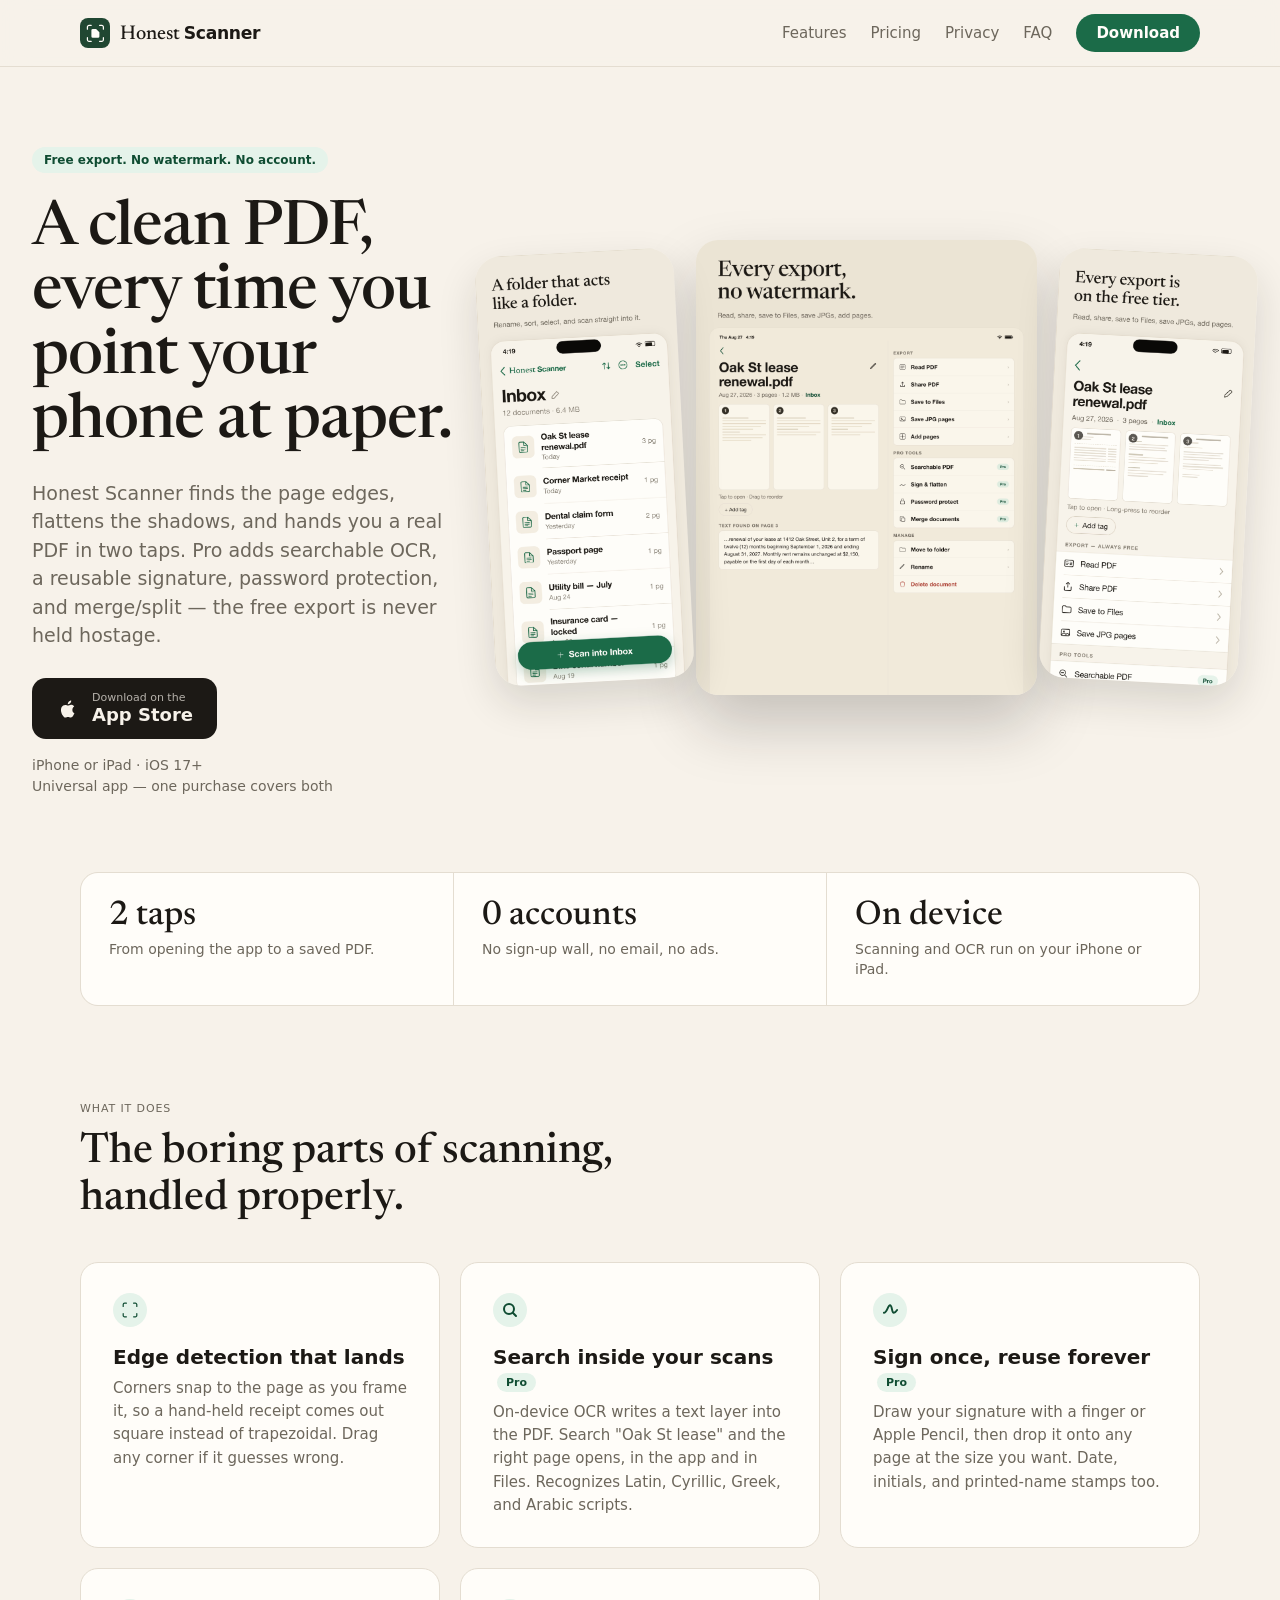
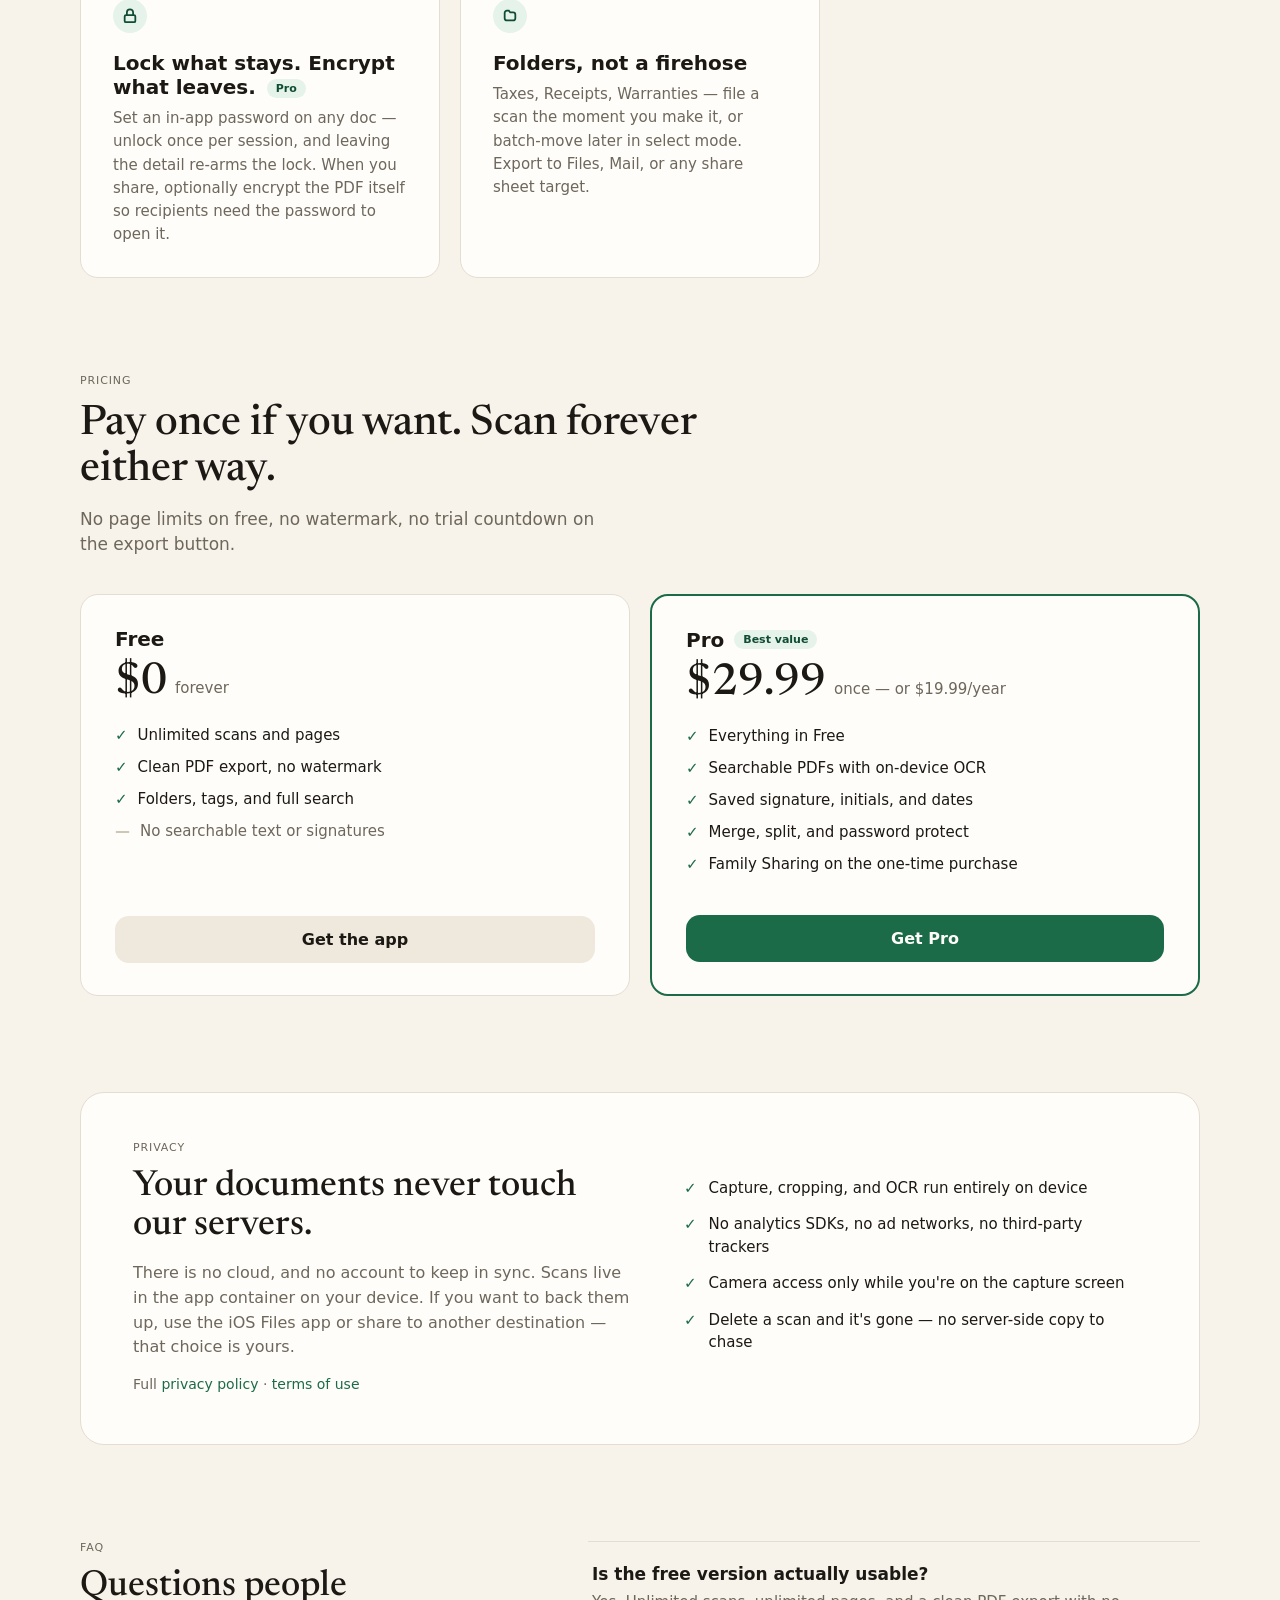
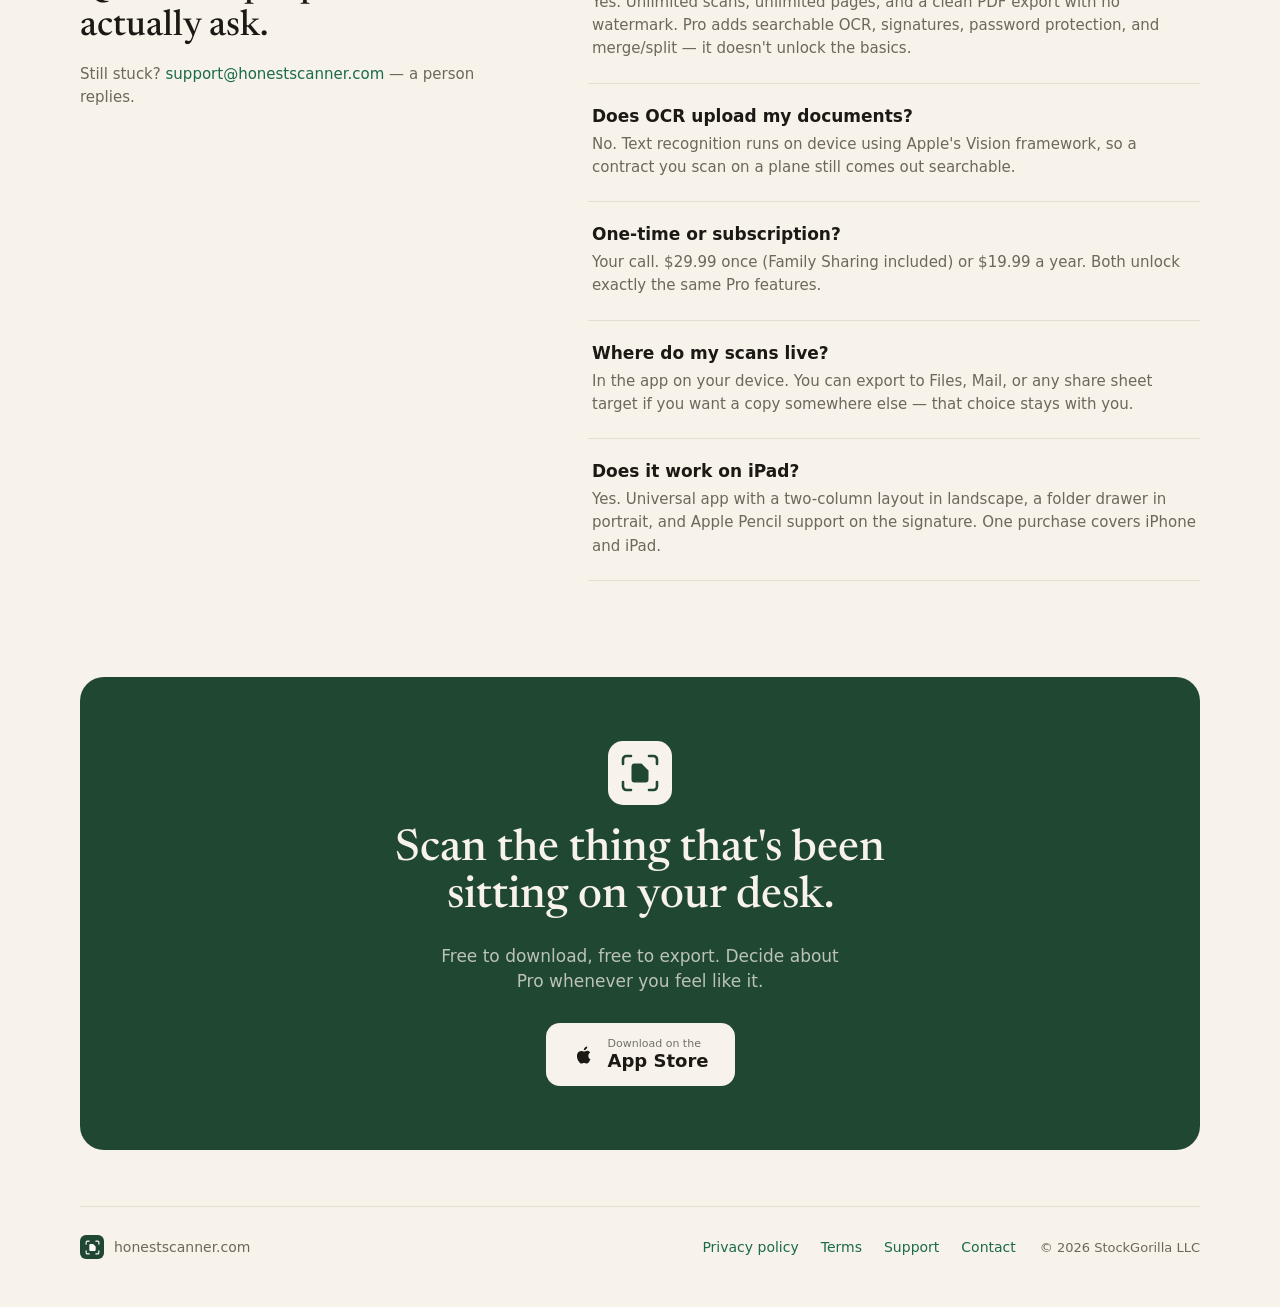
<file: index.html>
<!DOCTYPE html>
<html lang="en">
<head>
<meta charset="utf-8">
<meta name="viewport" content="width=device-width, initial-scale=1">
<meta name="apple-itunes-app" content="app-id=6806141163">
<title>Honest Scanner: PDF & OCR — A clean PDF, every time you point your phone at paper.</title>
<meta name="description" content="Free unlimited scans on iPhone and iPad, no watermark, no account. Pro adds on-device OCR, a reusable signature, password protection, and merge/split for $19.99/year or $29.99 once with Family Sharing.">
<link rel="canonical" href="https://honestscanner.com/">
<meta property="og:title" content="Honest Scanner: PDF & OCR">
<meta property="og:description" content="A clean PDF, every time you point your phone at paper. No watermark, no account, no weekly trap.">
<meta property="og:type" content="website">
<meta property="og:url" content="https://honestscanner.com/">
<meta property="og:image" content="https://honestscanner.com/assets/screenshots/ipad-detail.jpg">
<meta name="twitter:card" content="summary_large_image">
<meta name="twitter:title" content="Honest Scanner: PDF & OCR">
<meta name="twitter:description" content="A clean PDF, every time you point your phone at paper. No watermark, no account, no weekly trap.">
<meta name="twitter:image" content="https://honestscanner.com/assets/screenshots/ipad-detail.jpg">
<link rel="icon" type="image/png" href="/assets/favicon.png">
<link rel="apple-touch-icon" href="/assets/apple-touch-icon.png">
<script type="application/ld+json">
{
  "@context": "https://schema.org",
  "@type": "MobileApplication",
  "name": "Honest Scanner: PDF & OCR",
  "operatingSystem": "iOS",
  "applicationCategory": "BusinessApplication",
  "url": "https://apps.apple.com/us/app/honest-scanner-pdf-ocr/id6806141163",
  "offers": {
    "@type": "Offer",
    "price": "0",
    "priceCurrency": "USD"
  }
}
</script>
<link rel="preconnect" href="https://fonts.googleapis.com">
<link rel="preconnect" href="https://fonts.gstatic.com" crossorigin>
<link href="https://fonts.googleapis.com/css2?family=Newsreader:opsz,wght@6..72,400;6..72,500;6..72,600&display=swap" rel="stylesheet">
<style>
body{margin:0;background:#F7F2EA;-webkit-font-smoothing:antialiased}
a{color:#1B6B48;text-decoration:none;transition:background-color .15s ease,color .15s ease}
a:hover{color:#0F4C32}
.hover-primary:hover{background:#0F4C32!important;color:#FFFDF9!important}
.hover-black:hover{background:#000!important;color:#F7F2EA!important}
.hover-secondary:hover{background:#E4DDD1!important;color:#1C1915!important}
.hover-light:hover{background:#FFFDF9!important;color:#1C1915!important}
</style>
</head>
<body>

<div style="font-family:-apple-system,'SF Pro Text','Helvetica Neue',system-ui,sans-serif;color:#1C1915;background:#F7F2EA;min-height:100vh">

<!-- Nav -->
<div style="position:sticky;top:0;z-index:10;background:rgba(247,242,234,.9);backdrop-filter:blur(14px);border-bottom:1px solid #E4DDD1">
  <div style="max-width:1120px;margin:0 auto;padding:14px 32px;display:flex;align-items:center;gap:28px">
    <a href="#top" style="display:flex;align-items:center;gap:10px;color:#1C1915">
      <div style="width:30px;height:30px;border-radius:8px;background:#204732;display:flex;align-items:center;justify-content:center;flex:none">
        <svg width="18.8" height="18.8" viewBox="0 0 40 40" fill="none"><g stroke="#FFFDF9" stroke-width="2.6" stroke-linecap="round"><path d="M3 11V6.5A3.5 3.5 0 0 1 6.5 3H11"></path><path d="M29 3h4.5A3.5 3.5 0 0 1 37 6.5V11"></path><path d="M37 29v4.5a3.5 3.5 0 0 1-3.5 3.5H29"></path><path d="M11 37H6.5A3.5 3.5 0 0 1 3 33.5V29"></path></g><path d="M11.5 13.5a3 3 0 0 1 3-3h7L28.5 17.5v9a3 3 0 0 1-3 3h-11a3 3 0 0 1-3-3z" fill="#FFFDF9"></path></svg>
      </div>
      <span style="display:flex;align-items:baseline;gap:4.4px">
        <span style="font-family:'Newsreader',Georgia,serif;font-size:20px;font-weight:500;letter-spacing:-.005em">Honest</span>
        <span style="font-size:17.2px;font-weight:700;letter-spacing:-.02em">Scanner</span>
      </span>
    </a>
    <div style="flex:1"></div>
    <div style="display:flex;align-items:center;gap:24px">
      <a href="#features" style="font-size:15px;color:#6D675C">Features</a>
      <a href="#pricing" style="font-size:15px;color:#6D675C">Pricing</a>
      <a href="#privacy" style="font-size:15px;color:#6D675C">Privacy</a>
      <a href="#faq" style="font-size:15px;color:#6D675C">FAQ</a>
      <a href="#download" class="hover-primary" style="background:#1B6B48;color:#FFFDF9;font-size:15px;font-weight:600;padding:10px 20px;border-radius:999px">Download</a>
    </div>
  </div>
</div>

<!-- Hero -->
<div id="top" style="max-width:1240px;margin:0 auto;padding:80px 32px 0;display:flex;flex-wrap:wrap;gap:32px;align-items:center">
  <div style="flex:1 1 360px;min-width:0;display:flex;flex-direction:column;align-items:flex-start;gap:24px">
    <div style="display:flex;align-items:center;gap:8px;background:#E5F3EA;color:#0F4C32;font-size:12px;font-weight:600;padding:6px 12px;border-radius:999px">Free export. No watermark. No account.</div>
    <div style="font-family:'Newsreader',Georgia,serif;font-size:62px;line-height:1.04;font-weight:500;letter-spacing:-.015em;text-wrap:pretty;max-width:560px">A clean PDF, every time you point your phone at paper.</div>
    <div style="font-size:19px;line-height:1.5;color:#6D675C;max-width:480px;text-wrap:pretty">Honest Scanner finds the page edges, flattens the shadows, and hands you a real PDF in two taps. Pro adds searchable OCR, a reusable signature, password protection, and merge/split — the free export is never held hostage.</div>
    <div style="display:flex;flex-wrap:wrap;align-items:center;gap:16px;margin-top:4px">
      <a href="https://apps.apple.com/us/app/honest-scanner-pdf-ocr/id6806141163" class="hover-black" style="display:flex;align-items:center;gap:12px;background:#1C1915;color:#F7F2EA;padding:14px 24px;border-radius:14px">
        <svg width="24" height="24" viewBox="0 0 24 24" fill="#F7F2EA"><path d="M16.4 12.7c0-2.1 1.7-3.1 1.8-3.2-1-1.4-2.5-1.6-3-1.7-1.3-.1-2.5.8-3.2.8-.6 0-1.7-.7-2.8-.7-1.4 0-2.7.8-3.5 2.1-1.5 2.6-.4 6.4 1.1 8.5.7 1 1.5 2.1 2.6 2.1 1 0 1.4-.7 2.7-.7 1.2 0 1.6.7 2.7.6 1.1 0 1.8-1 2.5-2 .8-1.2 1.1-2.3 1.1-2.4-.1 0-2.1-.8-2.1-3.4zM14.3 6.1c.6-.7 1-1.6.9-2.6-.9 0-1.9.6-2.5 1.3-.5.6-1 1.6-.9 2.5 1 .1 2-.5 2.5-1.2z"></path></svg>
        <span style="display:flex;flex-direction:column;line-height:1.15"><span style="font-size:11px;opacity:.7">Download on the</span><span style="font-size:18px;font-weight:600">App Store</span></span>
      </a>
      <div style="font-size:14px;line-height:1.45;color:#6D675C">iPhone or iPad · iOS 17+<br>Universal app — one purchase covers both</div>
    </div>
  </div>

  <div style="flex:2 1 640px;min-width:0;display:flex;justify-content:center;align-items:flex-end;gap:12px;padding-bottom:8px">
    <div style="flex:0 1 210px;border-radius:26px;overflow:hidden;box-shadow:0 18px 40px rgba(28,25,21,.14);transform:rotate(-3deg);align-self:center">
      <img src="/assets/screenshots/inbox.jpg" alt="Honest Scanner inbox with scanned documents" style="display:block;width:100%">
    </div>
    <div style="flex:0 1 360px;border-radius:22px;overflow:hidden;box-shadow:0 30px 60px rgba(28,25,21,.22)">
      <img src="/assets/screenshots/ipad-detail.jpg" alt="Honest Scanner running on iPad with a document open" style="display:block;width:100%">
    </div>
    <div style="flex:0 1 210px;border-radius:26px;overflow:hidden;box-shadow:0 18px 40px rgba(28,25,21,.14);transform:rotate(3deg);align-self:center">
      <img src="/assets/screenshots/exports.jpg" alt="Exporting a document from Honest Scanner" style="display:block;width:100%">
    </div>
  </div>
</div>

<!-- Stat cards -->
<div style="max-width:1120px;margin:0 auto;padding:76px 32px 0">
  <div style="display:grid;grid-template-columns:repeat(auto-fit,minmax(240px,1fr));gap:1px;background:#E4DDD1;border:1px solid #E4DDD1;border-radius:18px;overflow:hidden">
    <div style="background:#FFFDF9;padding:26px 28px">
      <div style="font-family:'Newsreader',Georgia,serif;font-size:34px;font-weight:500">2 taps</div>
      <div style="font-size:14px;color:#6D675C;margin-top:6px;line-height:1.45">From opening the app to a saved PDF.</div>
    </div>
    <div style="background:#FFFDF9;padding:26px 28px">
      <div style="font-family:'Newsreader',Georgia,serif;font-size:34px;font-weight:500">0 accounts</div>
      <div style="font-size:14px;color:#6D675C;margin-top:6px;line-height:1.45">No sign-up wall, no email, no ads.</div>
    </div>
    <div style="background:#FFFDF9;padding:26px 28px">
      <div style="font-family:'Newsreader',Georgia,serif;font-size:34px;font-weight:500">On device</div>
      <div style="font-size:14px;color:#6D675C;margin-top:6px;line-height:1.45">Scanning and OCR run on your iPhone or iPad.</div>
    </div>
  </div>
</div>

<!-- Features -->
<div id="features" style="max-width:1120px;margin:0 auto;padding:96px 32px 0">
  <div style="font-size:11px;letter-spacing:0.08em;text-transform:uppercase;color:#6D675C">What it does</div>
  <div style="font-family:'Newsreader',Georgia,serif;font-size:42px;line-height:1.1;font-weight:500;margin-top:14px;max-width:620px;text-wrap:pretty">The boring parts of scanning, handled properly.</div>

  <div style="display:grid;grid-template-columns:repeat(auto-fit,minmax(320px,1fr));gap:20px;margin-top:40px">
    <div style="background:#FFFDF9;border:1px solid #E4DDD1;border-radius:18px;padding:30px 32px">
      <div style="width:34px;height:34px;border-radius:999px;background:#E5F3EA;display:flex;align-items:center;justify-content:center">
        <svg width="16" height="16" viewBox="0 0 40 40" fill="none"><g stroke="#0F4C32" stroke-width="3" stroke-linecap="round"><path d="M3 11V6.5A3.5 3.5 0 0 1 6.5 3H11"></path><path d="M29 3h4.5A3.5 3.5 0 0 1 37 6.5V11"></path><path d="M37 29v4.5a3.5 3.5 0 0 1-3.5 3.5H29"></path><path d="M11 37H6.5A3.5 3.5 0 0 1 3 33.5V29"></path></g></svg>
      </div>
      <div style="font-size:20px;font-weight:600;margin-top:18px">Edge detection that lands</div>
      <div style="font-size:15px;line-height:1.55;color:#6D675C;margin-top:8px;text-wrap:pretty">Corners snap to the page as you frame it, so a hand-held receipt comes out square instead of trapezoidal. Drag any corner if it guesses wrong.</div>
    </div>
    <div style="background:#FFFDF9;border:1px solid #E4DDD1;border-radius:18px;padding:30px 32px">
      <div style="width:34px;height:34px;border-radius:999px;background:#E5F3EA;display:flex;align-items:center;justify-content:center">
        <svg width="16" height="16" viewBox="0 0 16 16" fill="none"><circle cx="7" cy="7" r="5" stroke="#0F4C32" stroke-width="2"></circle><path d="M10.8 10.8 14 14" stroke="#0F4C32" stroke-width="2" stroke-linecap="round"></path></svg>
      </div>
      <div style="font-size:20px;font-weight:600;margin-top:18px">Search inside your scans <span style="background:#E5F3EA;color:#0F4C32;font-size:11px;font-weight:600;padding:3px 9px;border-radius:999px;vertical-align:middle;margin-left:4px">Pro</span></div>
      <div style="font-size:15px;line-height:1.55;color:#6D675C;margin-top:8px;text-wrap:pretty">On-device OCR writes a text layer into the PDF. Search "Oak St lease" and the right page opens, in the app and in Files. Recognizes Latin, Cyrillic, Greek, and Arabic scripts.</div>
    </div>
    <div style="background:#FFFDF9;border:1px solid #E4DDD1;border-radius:18px;padding:30px 32px">
      <div style="width:34px;height:34px;border-radius:999px;background:#E5F3EA;display:flex;align-items:center;justify-content:center">
        <svg width="17" height="17" viewBox="0 0 18 18" fill="none"><path d="M2 12.5c3.5 0 4-8 6.5-8s1.5 8 4 8c1.5 0 2.5-1.5 3.5-3" stroke="#0F4C32" stroke-width="2" stroke-linecap="round"></path></svg>
      </div>
      <div style="font-size:20px;font-weight:600;margin-top:18px">Sign once, reuse forever <span style="background:#E5F3EA;color:#0F4C32;font-size:11px;font-weight:600;padding:3px 9px;border-radius:999px;vertical-align:middle;margin-left:4px">Pro</span></div>
      <div style="font-size:15px;line-height:1.55;color:#6D675C;margin-top:8px;text-wrap:pretty">Draw your signature with a finger or Apple Pencil, then drop it onto any page at the size you want. Date, initials, and printed-name stamps too.</div>
    </div>
    <div style="background:#FFFDF9;border:1px solid #E4DDD1;border-radius:18px;padding:30px 32px">
      <div style="width:34px;height:34px;border-radius:999px;background:#E5F3EA;display:flex;align-items:center;justify-content:center">
        <svg width="16" height="16" viewBox="0 0 18 18" fill="none"><rect x="3" y="8" width="12" height="8" rx="1.5" stroke="#0F4C32" stroke-width="2"></rect><path d="M5.5 8V5a3.5 3.5 0 0 1 7 0v3" stroke="#0F4C32" stroke-width="2" stroke-linecap="round"></path></svg>
      </div>
      <div style="font-size:20px;font-weight:600;margin-top:18px">Lock what stays. Encrypt what leaves. <span style="background:#E5F3EA;color:#0F4C32;font-size:11px;font-weight:600;padding:3px 9px;border-radius:999px;vertical-align:middle;margin-left:4px">Pro</span></div>
      <div style="font-size:15px;line-height:1.55;color:#6D675C;margin-top:8px;text-wrap:pretty">Set an in-app password on any doc — unlock once per session, and leaving the detail re-arms the lock. When you share, optionally encrypt the PDF itself so recipients need the password to open it.</div>
    </div>
    <div style="background:#FFFDF9;border:1px solid #E4DDD1;border-radius:18px;padding:30px 32px">
      <div style="width:34px;height:34px;border-radius:999px;background:#E5F3EA;display:flex;align-items:center;justify-content:center">
        <svg width="16" height="16" viewBox="0 0 18 18" fill="none"><path d="M3 5.5A2.5 2.5 0 0 1 5.5 3h2.2l1.6 2H12.5A2.5 2.5 0 0 1 15 7.5v4A2.5 2.5 0 0 1 12.5 14h-7A2.5 2.5 0 0 1 3 11.5z" stroke="#0F4C32" stroke-width="2"></path></svg>
      </div>
      <div style="font-size:20px;font-weight:600;margin-top:18px">Folders, not a firehose</div>
      <div style="font-size:15px;line-height:1.55;color:#6D675C;margin-top:8px;text-wrap:pretty">Taxes, Receipts, Warranties — file a scan the moment you make it, or batch-move later in select mode. Export to Files, Mail, or any share sheet target.</div>
    </div>
  </div>
</div>

<!-- Pricing -->
<div id="pricing" style="max-width:1120px;margin:0 auto;padding:96px 32px 0">
  <div style="font-size:11px;letter-spacing:0.08em;text-transform:uppercase;color:#6D675C">Pricing</div>
  <div style="font-family:'Newsreader',Georgia,serif;font-size:42px;line-height:1.1;font-weight:500;margin-top:14px;max-width:620px;text-wrap:pretty">Pay once if you want. Scan forever either way.</div>
  <div style="font-size:17px;line-height:1.5;color:#6D675C;margin-top:14px;max-width:520px;text-wrap:pretty">No page limits on free, no watermark, no trial countdown on the export button.</div>

  <div style="display:grid;grid-template-columns:repeat(auto-fit,minmax(320px,1fr));gap:20px;margin-top:36px">
    <div style="background:#FFFDF9;border:1px solid #E4DDD1;border-radius:18px;padding:32px 34px;display:flex;flex-direction:column;gap:20px">
      <div>
        <div style="font-size:20px;font-weight:600">Free</div>
        <div style="display:flex;align-items:baseline;gap:8px;margin-top:10px"><span style="font-family:'Newsreader',Georgia,serif;font-size:44px;font-weight:500">$0</span><span style="font-size:15px;color:#6D675C">forever</span></div>
      </div>
      <div style="display:flex;flex-direction:column;gap:11px">
        <div style="display:flex;gap:10px;font-size:15px;line-height:1.4"><span style="color:#1B6B48;font-weight:700">✓</span>Unlimited scans and pages</div>
        <div style="display:flex;gap:10px;font-size:15px;line-height:1.4"><span style="color:#1B6B48;font-weight:700">✓</span>Clean PDF export, no watermark</div>
        <div style="display:flex;gap:10px;font-size:15px;line-height:1.4"><span style="color:#1B6B48;font-weight:700">✓</span>Folders, tags, and full search</div>
        <div style="display:flex;gap:10px;font-size:15px;line-height:1.4;color:#6D675C"><span style="color:#CFC7B6;font-weight:700">—</span>No searchable text or signatures</div>
      </div>
      <div style="flex:1"></div>
      <a href="https://apps.apple.com/us/app/honest-scanner-pdf-ocr/id6806141163" class="hover-secondary" style="background:#EFE8DC;color:#1C1915;font-size:16px;font-weight:600;padding:14px;border-radius:14px;text-align:center">Get the app</a>
    </div>

    <div style="background:#FFFDF9;border:2px solid #1B6B48;border-radius:18px;padding:32px 34px;display:flex;flex-direction:column;gap:20px">
      <div>
        <div style="display:flex;align-items:center;gap:10px"><span style="font-size:20px;font-weight:600">Pro</span><span style="background:#E5F3EA;color:#0F4C32;font-size:11px;font-weight:600;padding:3px 9px;border-radius:999px">Best value</span></div>
        <div style="display:flex;align-items:baseline;gap:8px;margin-top:10px"><span style="font-family:'Newsreader',Georgia,serif;font-size:44px;font-weight:500">$29.99</span><span style="font-size:15px;color:#6D675C">once — or $19.99/year</span></div>
      </div>
      <div style="display:flex;flex-direction:column;gap:11px">
        <div style="display:flex;gap:10px;font-size:15px;line-height:1.4"><span style="color:#1B6B48;font-weight:700">✓</span>Everything in Free</div>
        <div style="display:flex;gap:10px;font-size:15px;line-height:1.4"><span style="color:#1B6B48;font-weight:700">✓</span>Searchable PDFs with on-device OCR</div>
        <div style="display:flex;gap:10px;font-size:15px;line-height:1.4"><span style="color:#1B6B48;font-weight:700">✓</span>Saved signature, initials, and dates</div>
        <div style="display:flex;gap:10px;font-size:15px;line-height:1.4"><span style="color:#1B6B48;font-weight:700">✓</span>Merge, split, and password protect</div>
        <div style="display:flex;gap:10px;font-size:15px;line-height:1.4"><span style="color:#1B6B48;font-weight:700">✓</span>Family Sharing on the one-time purchase</div>
      </div>
      <div style="flex:1"></div>
      <a href="https://apps.apple.com/us/app/honest-scanner-pdf-ocr/id6806141163" class="hover-primary" style="background:#1B6B48;color:#FFFDF9;font-size:16px;font-weight:600;padding:14px;border-radius:14px;text-align:center">Get Pro</a>
    </div>
  </div>
</div>

<!-- Privacy -->
<div id="privacy" style="max-width:1120px;margin:0 auto;padding:96px 32px 0">
  <div style="background:#FFFDF9;border:1px solid #E4DDD1;border-radius:24px;padding:48px 52px;display:flex;flex-wrap:wrap;gap:48px;align-items:flex-start">
    <div style="flex:1 1 380px;min-width:0">
      <div style="font-size:11px;letter-spacing:0.08em;text-transform:uppercase;color:#6D675C">Privacy</div>
      <div style="font-family:'Newsreader',Georgia,serif;font-size:36px;line-height:1.1;font-weight:500;margin-top:14px;text-wrap:pretty">Your documents never touch our servers.</div>
      <div style="font-size:16px;line-height:1.55;color:#6D675C;margin-top:14px;text-wrap:pretty">There is no cloud, and no account to keep in sync. Scans live in the app container on your device. If you want to back them up, use the iOS Files app or share to another destination — that choice is yours.</div>
      <div style="font-size:14px;line-height:1.55;color:#6D675C;margin-top:14px">Full <a href="/privacy/">privacy policy</a> · <a href="/terms/">terms of use</a></div>
    </div>
    <div style="flex:1 1 340px;min-width:0;display:flex;flex-direction:column;gap:14px;padding-top:36px">
      <div style="display:flex;gap:12px;font-size:15px;line-height:1.5"><span style="color:#1B6B48;font-weight:700">✓</span><span>Capture, cropping, and OCR run entirely on device</span></div>
      <div style="display:flex;gap:12px;font-size:15px;line-height:1.5"><span style="color:#1B6B48;font-weight:700">✓</span><span>No analytics SDKs, no ad networks, no third-party trackers</span></div>
      <div style="display:flex;gap:12px;font-size:15px;line-height:1.5"><span style="color:#1B6B48;font-weight:700">✓</span><span>Camera access only while you're on the capture screen</span></div>
      <div style="display:flex;gap:12px;font-size:15px;line-height:1.5"><span style="color:#1B6B48;font-weight:700">✓</span><span>Delete a scan and it's gone — no server-side copy to chase</span></div>
    </div>
  </div>
</div>

<!-- FAQ -->
<div id="faq" style="max-width:1120px;margin:0 auto;padding:96px 32px 0">
  <div style="display:flex;flex-wrap:wrap;gap:56px;align-items:flex-start">
    <div style="flex:1 1 300px;min-width:0">
      <div style="font-size:11px;letter-spacing:0.08em;text-transform:uppercase;color:#6D675C">FAQ</div>
      <div style="font-family:'Newsreader',Georgia,serif;font-size:36px;line-height:1.1;font-weight:500;margin-top:14px;text-wrap:pretty">Questions people actually ask.</div>
      <div style="font-size:15px;line-height:1.55;color:#6D675C;margin-top:16px">Still stuck? <a href="mailto:support@honestscanner.com">support@honestscanner.com</a> — a person replies.</div>
    </div>
    <div style="flex:1 1 460px;min-width:0;display:flex;flex-direction:column;gap:1px;background:#E4DDD1;border-top:1px solid #E4DDD1;border-bottom:1px solid #E4DDD1">
      <div style="background:#F7F2EA;padding:22px 4px">
        <div style="font-size:17px;font-weight:600">Is the free version actually usable?</div>
        <div style="font-size:15px;line-height:1.55;color:#6D675C;margin-top:7px;text-wrap:pretty">Yes. Unlimited scans, unlimited pages, and a clean PDF export with no watermark. Pro adds searchable OCR, signatures, password protection, and merge/split — it doesn't unlock the basics.</div>
      </div>
      <div style="background:#F7F2EA;padding:22px 4px">
        <div style="font-size:17px;font-weight:600">Does OCR upload my documents?</div>
        <div style="font-size:15px;line-height:1.55;color:#6D675C;margin-top:7px;text-wrap:pretty">No. Text recognition runs on device using Apple's Vision framework, so a contract you scan on a plane still comes out searchable.</div>
      </div>
      <div style="background:#F7F2EA;padding:22px 4px">
        <div style="font-size:17px;font-weight:600">One-time or subscription?</div>
        <div style="font-size:15px;line-height:1.55;color:#6D675C;margin-top:7px;text-wrap:pretty">Your call. $29.99 once (Family Sharing included) or $19.99 a year. Both unlock exactly the same Pro features.</div>
      </div>
      <div style="background:#F7F2EA;padding:22px 4px">
        <div style="font-size:17px;font-weight:600">Where do my scans live?</div>
        <div style="font-size:15px;line-height:1.55;color:#6D675C;margin-top:7px;text-wrap:pretty">In the app on your device. You can export to Files, Mail, or any share sheet target if you want a copy somewhere else — that choice stays with you.</div>
      </div>
      <div style="background:#F7F2EA;padding:22px 4px">
        <div style="font-size:17px;font-weight:600">Does it work on iPad?</div>
        <div style="font-size:15px;line-height:1.55;color:#6D675C;margin-top:7px;text-wrap:pretty">Yes. Universal app with a two-column layout in landscape, a folder drawer in portrait, and Apple Pencil support on the signature. One purchase covers iPhone and iPad.</div>
      </div>
    </div>
  </div>
</div>

<!-- Download CTA -->
<div id="download" style="max-width:1120px;margin:0 auto;padding:96px 32px 0">
  <div style="background:#204732;border-radius:24px;padding:64px 56px;text-align:center;display:flex;flex-direction:column;align-items:center;gap:22px">
    <div style="width:64px;height:64px;border-radius:15px;background:#F7F2EA;display:flex;align-items:center;justify-content:center">
      <svg width="40" height="40" viewBox="0 0 40 40" fill="none"><g stroke="#204732" stroke-width="2.6" stroke-linecap="round"><path d="M3 11V6.5A3.5 3.5 0 0 1 6.5 3H11"></path><path d="M29 3h4.5A3.5 3.5 0 0 1 37 6.5V11"></path><path d="M37 29v4.5a3.5 3.5 0 0 1-3.5 3.5H29"></path><path d="M11 37H6.5A3.5 3.5 0 0 1 3 33.5V29"></path></g><path d="M11.5 13.5a3 3 0 0 1 3-3h7L28.5 17.5v9a3 3 0 0 1-3 3h-11a3 3 0 0 1-3-3z" fill="#204732"></path></svg>
    </div>
    <div style="font-family:'Newsreader',Georgia,serif;font-size:44px;line-height:1.08;font-weight:500;color:#F7F2EA;max-width:560px;text-wrap:pretty">Scan the thing that's been sitting on your desk.</div>
    <div style="font-size:17px;line-height:1.5;color:rgba(247,242,234,.72);max-width:420px;text-wrap:pretty">Free to download, free to export. Decide about Pro whenever you feel like it.</div>
    <a href="https://apps.apple.com/us/app/honest-scanner-pdf-ocr/id6806141163" class="hover-light" style="display:inline-flex;align-items:center;gap:12px;background:#F7F2EA;color:#1C1915;padding:15px 26px;border-radius:14px;margin-top:6px">
      <svg width="24" height="24" viewBox="0 0 24 24" fill="#1C1915"><path d="M16.4 12.7c0-2.1 1.7-3.1 1.8-3.2-1-1.4-2.5-1.6-3-1.7-1.3-.1-2.5.8-3.2.8-.6 0-1.7-.7-2.8-.7-1.4 0-2.7.8-3.5 2.1-1.5 2.6-.4 6.4 1.1 8.5.7 1 1.5 2.1 2.6 2.1 1 0 1.4-.7 2.7-.7 1.2 0 1.6.7 2.7.6 1.1 0 1.8-1 2.5-2 .8-1.2 1.1-2.3 1.1-2.4-.1 0-2.1-.8-2.1-3.4zM14.3 6.1c.6-.7 1-1.6.9-2.6-.9 0-1.9.6-2.5 1.3-.5.6-1 1.6-.9 2.5 1 .1 2-.5 2.5-1.2z"></path></svg>
      <span style="display:flex;flex-direction:column;line-height:1.15;text-align:left"><span style="font-size:11px;opacity:.6">Download on the</span><span style="font-size:18px;font-weight:600">App Store</span></span>
    </a>
  </div>
</div>

<!-- Footer -->
<div style="max-width:1120px;margin:0 auto;padding:56px 32px 48px">
  <div style="border-top:1px solid #E4DDD1;padding-top:28px;display:flex;flex-wrap:wrap;gap:24px;align-items:center">
    <div style="display:flex;align-items:center;gap:10px">
      <div style="width:24px;height:24px;border-radius:6px;background:#204732;display:flex;align-items:center;justify-content:center;flex:none">
        <svg width="15" height="15" viewBox="0 0 40 40" fill="none"><g stroke="#FFFDF9" stroke-width="3" stroke-linecap="round"><path d="M3 11V6.5A3.5 3.5 0 0 1 6.5 3H11"></path><path d="M29 3h4.5A3.5 3.5 0 0 1 37 6.5V11"></path><path d="M37 29v4.5a3.5 3.5 0 0 1-3.5 3.5H29"></path><path d="M11 37H6.5A3.5 3.5 0 0 1 3 33.5V29"></path></g><path d="M11.5 13.5a3 3 0 0 1 3-3h7L28.5 17.5v9a3 3 0 0 1-3 3h-11a3 3 0 0 1-3-3z" fill="#FFFDF9"></path></svg>
      </div>
      <span style="font-size:14px;color:#6D675C">honestscanner.com</span>
    </div>
    <div style="flex:1"></div>
    <div style="display:flex;flex-wrap:wrap;gap:22px;font-size:14px">
      <a href="/privacy/">Privacy policy</a>
      <a href="/terms/">Terms</a>
      <a href="/support/">Support</a>
      <a href="mailto:support@honestscanner.com">Contact</a>
    </div>
    <div style="font-size:13px;color:#6D675C">© 2026 StockGorilla LLC</div>
  </div>
</div>

</div>

</body>
</html>
</file>
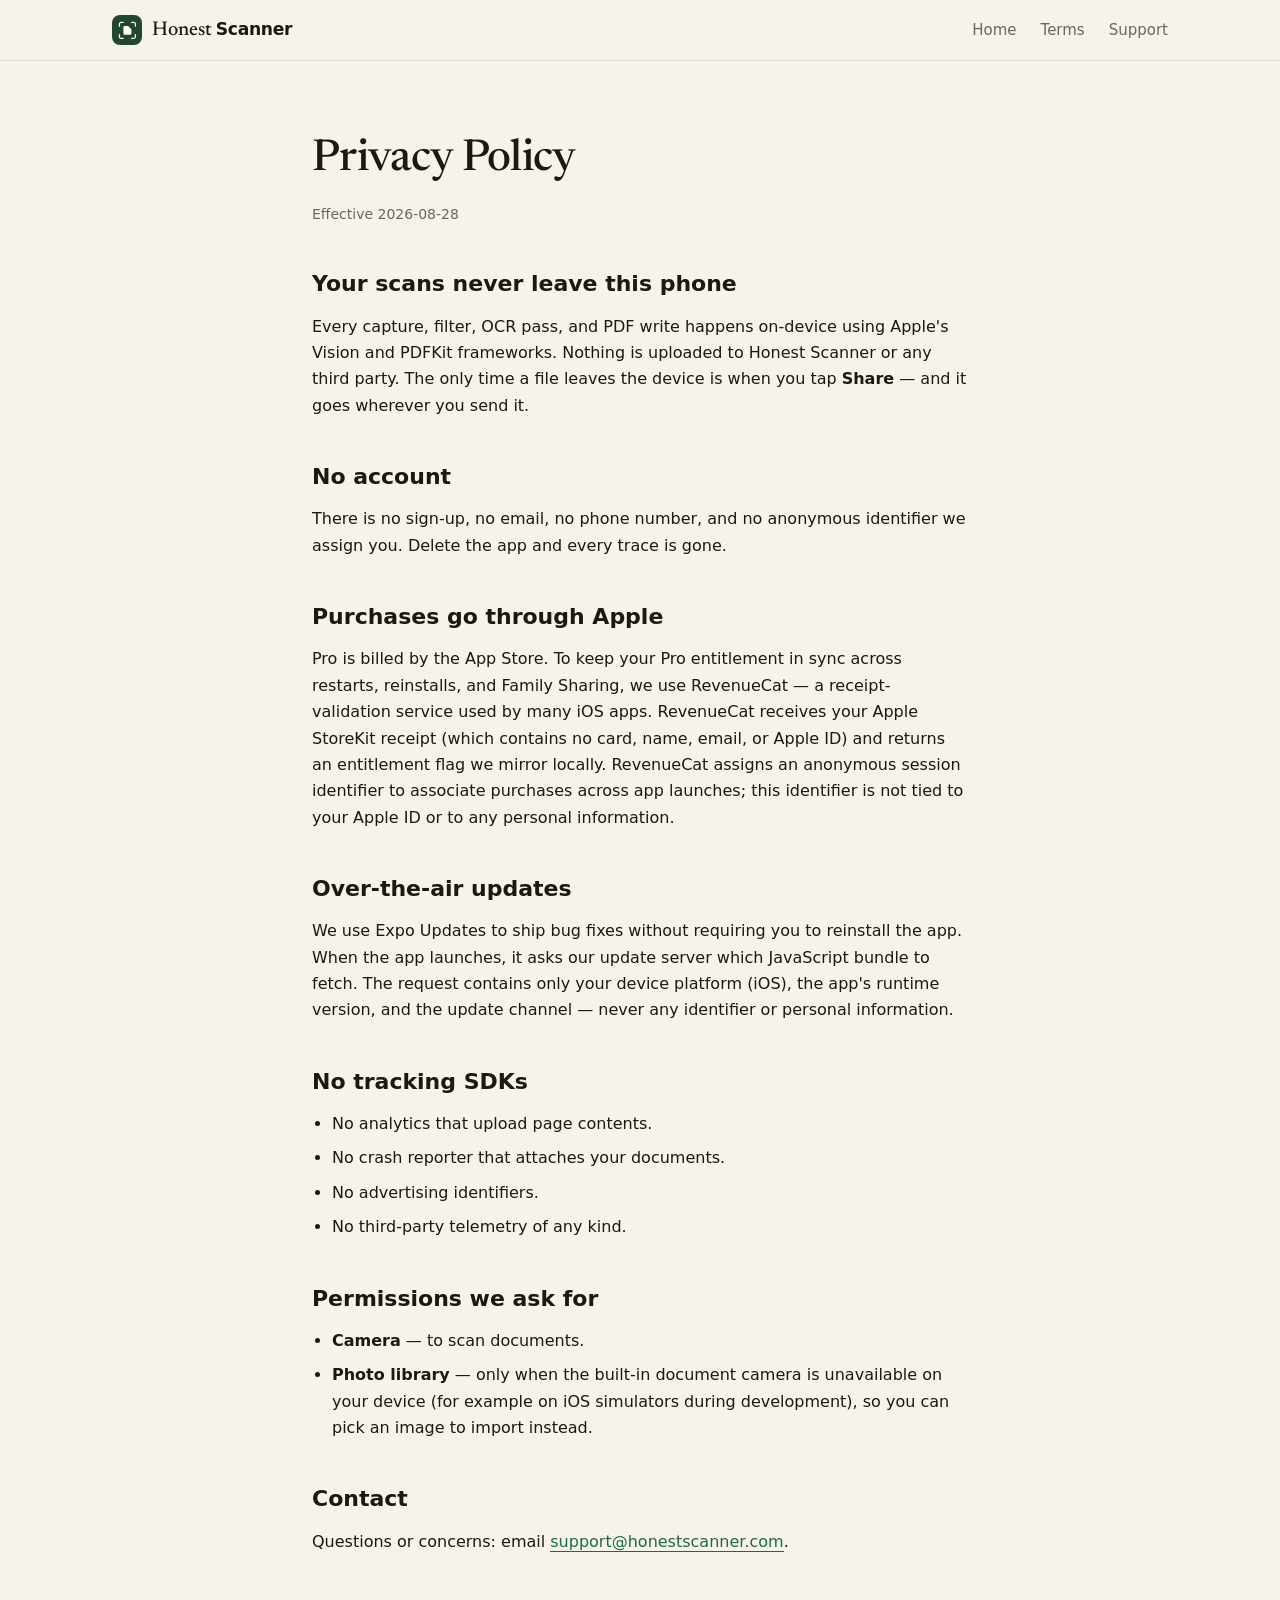
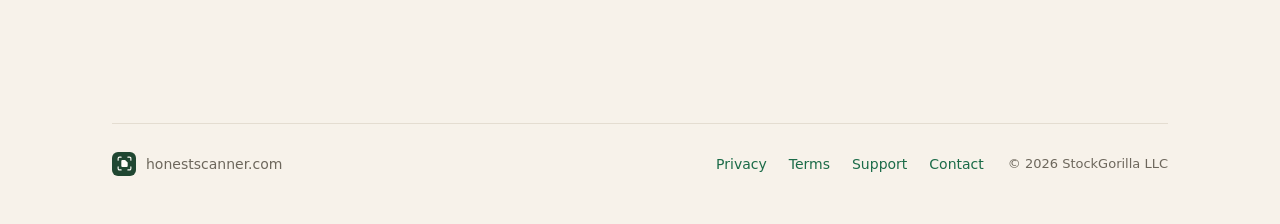
<file: privacy/index.html>
<!DOCTYPE html>
<html lang="en">
<head>
<meta charset="utf-8">
<meta name="viewport" content="width=device-width, initial-scale=1">
<meta name="apple-itunes-app" content="app-id=6806141163">
<title>Privacy Policy · Honest Scanner: PDF & OCR</title>
<meta name="description" content="Your scans never leave the device. No account, no cloud, no tracking.">
<link rel="canonical" href="https://honestscanner.com/privacy/">
<meta property="og:title" content="Privacy Policy · Honest Scanner: PDF & OCR">
<meta property="og:description" content="Your scans never leave the device. No account, no cloud, no tracking.">
<meta property="og:type" content="article">
<meta property="og:url" content="https://honestscanner.com/privacy/">
<meta property="og:image" content="https://honestscanner.com/assets/screenshots/ipad-detail.jpg">
<meta name="twitter:card" content="summary_large_image">
<meta name="twitter:title" content="Privacy Policy · Honest Scanner: PDF & OCR">
<meta name="twitter:description" content="Your scans never leave the device. No account, no cloud, no tracking.">
<meta name="twitter:image" content="https://honestscanner.com/assets/screenshots/ipad-detail.jpg">
<link rel="icon" type="image/png" href="/assets/favicon.png">
<link rel="preconnect" href="https://fonts.googleapis.com">
<link rel="preconnect" href="https://fonts.gstatic.com" crossorigin>
<link href="https://fonts.googleapis.com/css2?family=Newsreader:opsz,wght@6..72,400;6..72,500;6..72,600&display=swap" rel="stylesheet">
<link rel="stylesheet" href="/assets/style.css">
</head>
<body>

<nav class="nav">
  <div class="nav-inner">
    <a href="/" class="brand">
      <div class="brand-icon">
        <svg width="18.8" height="18.8" viewBox="0 0 40 40" fill="none"><g stroke="#FFFDF9" stroke-width="2.6" stroke-linecap="round"><path d="M3 11V6.5A3.5 3.5 0 0 1 6.5 3H11"/><path d="M29 3h4.5A3.5 3.5 0 0 1 37 6.5V11"/><path d="M37 29v4.5a3.5 3.5 0 0 1-3.5 3.5H29"/><path d="M11 37H6.5A3.5 3.5 0 0 1 3 33.5V29"/></g><path d="M11.5 13.5a3 3 0 0 1 3-3h7L28.5 17.5v9a3 3 0 0 1-3 3h-11a3 3 0 0 1-3-3z" fill="#FFFDF9"/></svg>
      </div>
      <span class="brand-wordmark">
        <span class="brand-honest">Honest</span>
        <span class="brand-scanner">Scanner</span>
      </span>
    </a>
    <div class="nav-spacer"></div>
    <div class="nav-links">
      <a href="/">Home</a>
      <a href="/terms/">Terms</a>
      <a href="/support/">Support</a>
    </div>
  </div>
</nav>

<article class="legal-page">
  <div class="container-narrow">
    <h1>Privacy Policy</h1>
    <p class="updated">Effective 2026-08-28</p>

    <h2>Your scans never leave this phone</h2>
    <p>Every capture, filter, OCR pass, and PDF write happens on-device using Apple's Vision and PDFKit frameworks. Nothing is uploaded to Honest Scanner or any third party. The only time a file leaves the device is when you tap <strong>Share</strong> — and it goes wherever you send it.</p>

    <h2>No account</h2>
    <p>There is no sign-up, no email, no phone number, and no anonymous identifier we assign you. Delete the app and every trace is gone.</p>

    <h2>Purchases go through Apple</h2>
    <p>Pro is billed by the App Store. To keep your Pro entitlement in sync across restarts, reinstalls, and Family Sharing, we use RevenueCat — a receipt-validation service used by many iOS apps. RevenueCat receives your Apple StoreKit receipt (which contains no card, name, email, or Apple ID) and returns an entitlement flag we mirror locally. RevenueCat assigns an anonymous session identifier to associate purchases across app launches; this identifier is not tied to your Apple ID or to any personal information.</p>

    <h2>Over-the-air updates</h2>
    <p>We use Expo Updates to ship bug fixes without requiring you to reinstall the app. When the app launches, it asks our update server which JavaScript bundle to fetch. The request contains only your device platform (iOS), the app's runtime version, and the update channel — never any identifier or personal information.</p>

    <h2>No tracking SDKs</h2>
    <ul>
      <li>No analytics that upload page contents.</li>
      <li>No crash reporter that attaches your documents.</li>
      <li>No advertising identifiers.</li>
      <li>No third-party telemetry of any kind.</li>
    </ul>

    <h2>Permissions we ask for</h2>
    <ul>
      <li><strong>Camera</strong> — to scan documents.</li>
      <li><strong>Photo library</strong> — only when the built-in document camera is unavailable on your device (for example on iOS simulators during development), so you can pick an image to import instead.</li>
    </ul>

    <h2>Contact</h2>
    <p>Questions or concerns: email <a href="mailto:support@honestscanner.com">support@honestscanner.com</a>.</p>
  </div>
</article>

<footer class="footer">
  <div class="footer-inner">
    <div class="footer-brand">
      <div class="footer-brand-icon">
        <svg width="15" height="15" viewBox="0 0 40 40" fill="none"><g stroke="#FFFDF9" stroke-width="3" stroke-linecap="round"><path d="M3 11V6.5A3.5 3.5 0 0 1 6.5 3H11"/><path d="M29 3h4.5A3.5 3.5 0 0 1 37 6.5V11"/><path d="M37 29v4.5a3.5 3.5 0 0 1-3.5 3.5H29"/><path d="M11 37H6.5A3.5 3.5 0 0 1 3 33.5V29"/></g><path d="M11.5 13.5a3 3 0 0 1 3-3h7L28.5 17.5v9a3 3 0 0 1-3 3h-11a3 3 0 0 1-3-3z" fill="#FFFDF9"/></svg>
      </div>
      <span>honestscanner.com</span>
    </div>
    <div class="footer-spacer"></div>
    <div class="footer-links">
      <a href="/privacy/">Privacy</a>
      <a href="/terms/">Terms</a>
      <a href="/support/">Support</a>
      <a href="mailto:support@honestscanner.com">Contact</a>
    </div>
    <div class="footer-copyright">© 2026 StockGorilla LLC</div>
  </div>
</footer>

</body>
</html>
</file>
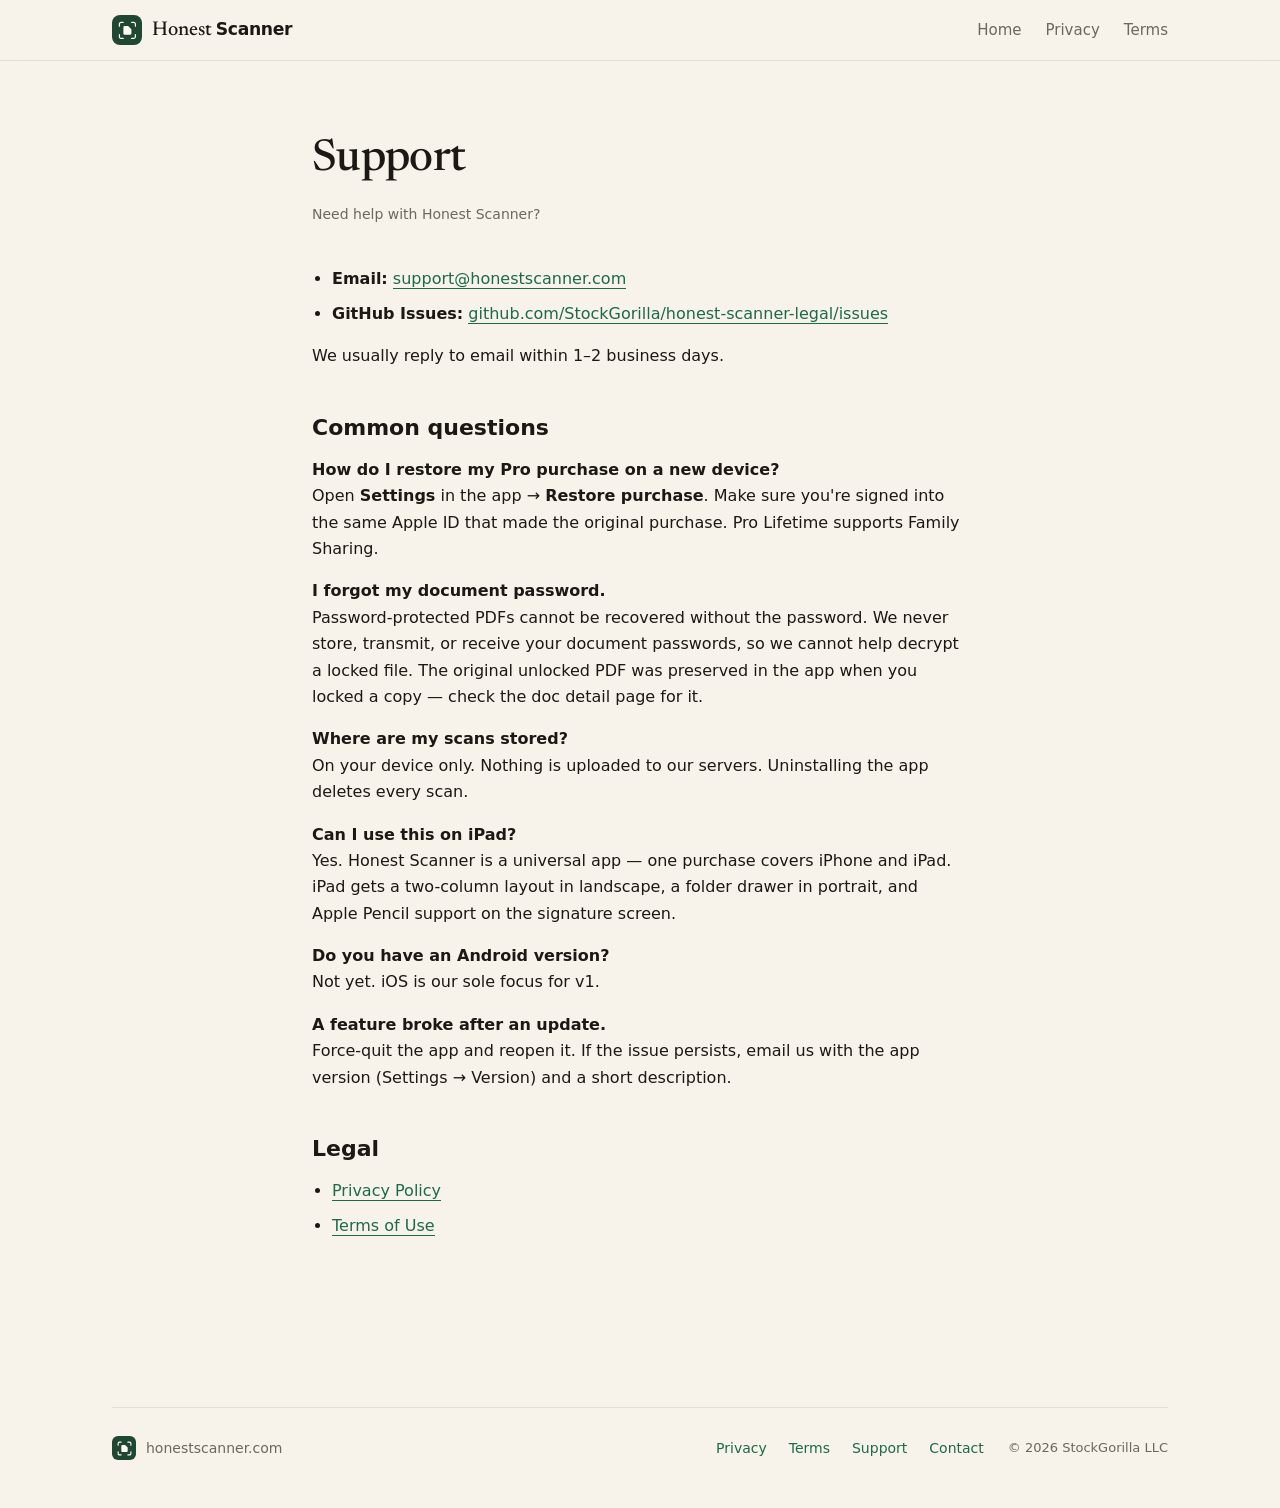
<file: support/index.html>
<!DOCTYPE html>
<html lang="en">
<head>
<meta charset="utf-8">
<meta name="viewport" content="width=device-width, initial-scale=1">
<meta name="apple-itunes-app" content="app-id=6806141163">
<title>Support · Honest Scanner: PDF & OCR</title>
<meta name="description" content="Get help with Honest Scanner. Common questions and how to reach us.">
<link rel="canonical" href="https://honestscanner.com/support/">
<meta property="og:title" content="Support · Honest Scanner: PDF & OCR">
<meta property="og:description" content="Get help with Honest Scanner. Common questions and how to reach us.">
<meta property="og:type" content="article">
<meta property="og:url" content="https://honestscanner.com/support/">
<meta property="og:image" content="https://honestscanner.com/assets/screenshots/ipad-detail.jpg">
<meta name="twitter:card" content="summary_large_image">
<meta name="twitter:title" content="Support · Honest Scanner: PDF & OCR">
<meta name="twitter:description" content="Get help with Honest Scanner. Common questions and how to reach us.">
<meta name="twitter:image" content="https://honestscanner.com/assets/screenshots/ipad-detail.jpg">
<link rel="icon" type="image/png" href="/assets/favicon.png">
<link rel="preconnect" href="https://fonts.googleapis.com">
<link rel="preconnect" href="https://fonts.gstatic.com" crossorigin>
<link href="https://fonts.googleapis.com/css2?family=Newsreader:opsz,wght@6..72,400;6..72,500;6..72,600&display=swap" rel="stylesheet">
<link rel="stylesheet" href="/assets/style.css">
</head>
<body>

<nav class="nav">
  <div class="nav-inner">
    <a href="/" class="brand">
      <div class="brand-icon">
        <svg width="18.8" height="18.8" viewBox="0 0 40 40" fill="none"><g stroke="#FFFDF9" stroke-width="2.6" stroke-linecap="round"><path d="M3 11V6.5A3.5 3.5 0 0 1 6.5 3H11"/><path d="M29 3h4.5A3.5 3.5 0 0 1 37 6.5V11"/><path d="M37 29v4.5a3.5 3.5 0 0 1-3.5 3.5H29"/><path d="M11 37H6.5A3.5 3.5 0 0 1 3 33.5V29"/></g><path d="M11.5 13.5a3 3 0 0 1 3-3h7L28.5 17.5v9a3 3 0 0 1-3 3h-11a3 3 0 0 1-3-3z" fill="#FFFDF9"/></svg>
      </div>
      <span class="brand-wordmark">
        <span class="brand-honest">Honest</span>
        <span class="brand-scanner">Scanner</span>
      </span>
    </a>
    <div class="nav-spacer"></div>
    <div class="nav-links">
      <a href="/">Home</a>
      <a href="/privacy/">Privacy</a>
      <a href="/terms/">Terms</a>
    </div>
  </div>
</nav>

<article class="legal-page">
  <div class="container-narrow">
    <h1>Support</h1>
    <p class="updated">Need help with Honest Scanner?</p>

    <ul>
      <li><strong>Email:</strong> <a href="mailto:support@honestscanner.com">support@honestscanner.com</a></li>
      <li><strong>GitHub Issues:</strong> <a href="https://github.com/StockGorilla/honest-scanner-legal/issues">github.com/StockGorilla/honest-scanner-legal/issues</a></li>
    </ul>
    <p>We usually reply to email within 1–2 business days.</p>

    <h2>Common questions</h2>

    <p><strong>How do I restore my Pro purchase on a new device?</strong><br>
    Open <strong>Settings</strong> in the app → <strong>Restore purchase</strong>. Make sure you're signed into the same Apple ID that made the original purchase. Pro Lifetime supports Family Sharing.</p>

    <p><strong>I forgot my document password.</strong><br>
    Password-protected PDFs cannot be recovered without the password. We never store, transmit, or receive your document passwords, so we cannot help decrypt a locked file. The original unlocked PDF was preserved in the app when you locked a copy — check the doc detail page for it.</p>

    <p><strong>Where are my scans stored?</strong><br>
    On your device only. Nothing is uploaded to our servers. Uninstalling the app deletes every scan.</p>

    <p><strong>Can I use this on iPad?</strong><br>
    Yes. Honest Scanner is a universal app — one purchase covers iPhone and iPad. iPad gets a two-column layout in landscape, a folder drawer in portrait, and Apple Pencil support on the signature screen.</p>

    <p><strong>Do you have an Android version?</strong><br>
    Not yet. iOS is our sole focus for v1.</p>

    <p><strong>A feature broke after an update.</strong><br>
    Force-quit the app and reopen it. If the issue persists, email us with the app version (Settings → Version) and a short description.</p>

    <h2>Legal</h2>
    <ul>
      <li><a href="/privacy/">Privacy Policy</a></li>
      <li><a href="/terms/">Terms of Use</a></li>
    </ul>
  </div>
</article>

<footer class="footer">
  <div class="footer-inner">
    <div class="footer-brand">
      <div class="footer-brand-icon">
        <svg width="15" height="15" viewBox="0 0 40 40" fill="none"><g stroke="#FFFDF9" stroke-width="3" stroke-linecap="round"><path d="M3 11V6.5A3.5 3.5 0 0 1 6.5 3H11"/><path d="M29 3h4.5A3.5 3.5 0 0 1 37 6.5V11"/><path d="M37 29v4.5a3.5 3.5 0 0 1-3.5 3.5H29"/><path d="M11 37H6.5A3.5 3.5 0 0 1 3 33.5V29"/></g><path d="M11.5 13.5a3 3 0 0 1 3-3h7L28.5 17.5v9a3 3 0 0 1-3 3h-11a3 3 0 0 1-3-3z" fill="#FFFDF9"/></svg>
      </div>
      <span>honestscanner.com</span>
    </div>
    <div class="footer-spacer"></div>
    <div class="footer-links">
      <a href="/privacy/">Privacy</a>
      <a href="/terms/">Terms</a>
      <a href="/support/">Support</a>
      <a href="mailto:support@honestscanner.com">Contact</a>
    </div>
    <div class="footer-copyright">© 2026 StockGorilla LLC</div>
  </div>
</footer>

</body>
</html>
</file>
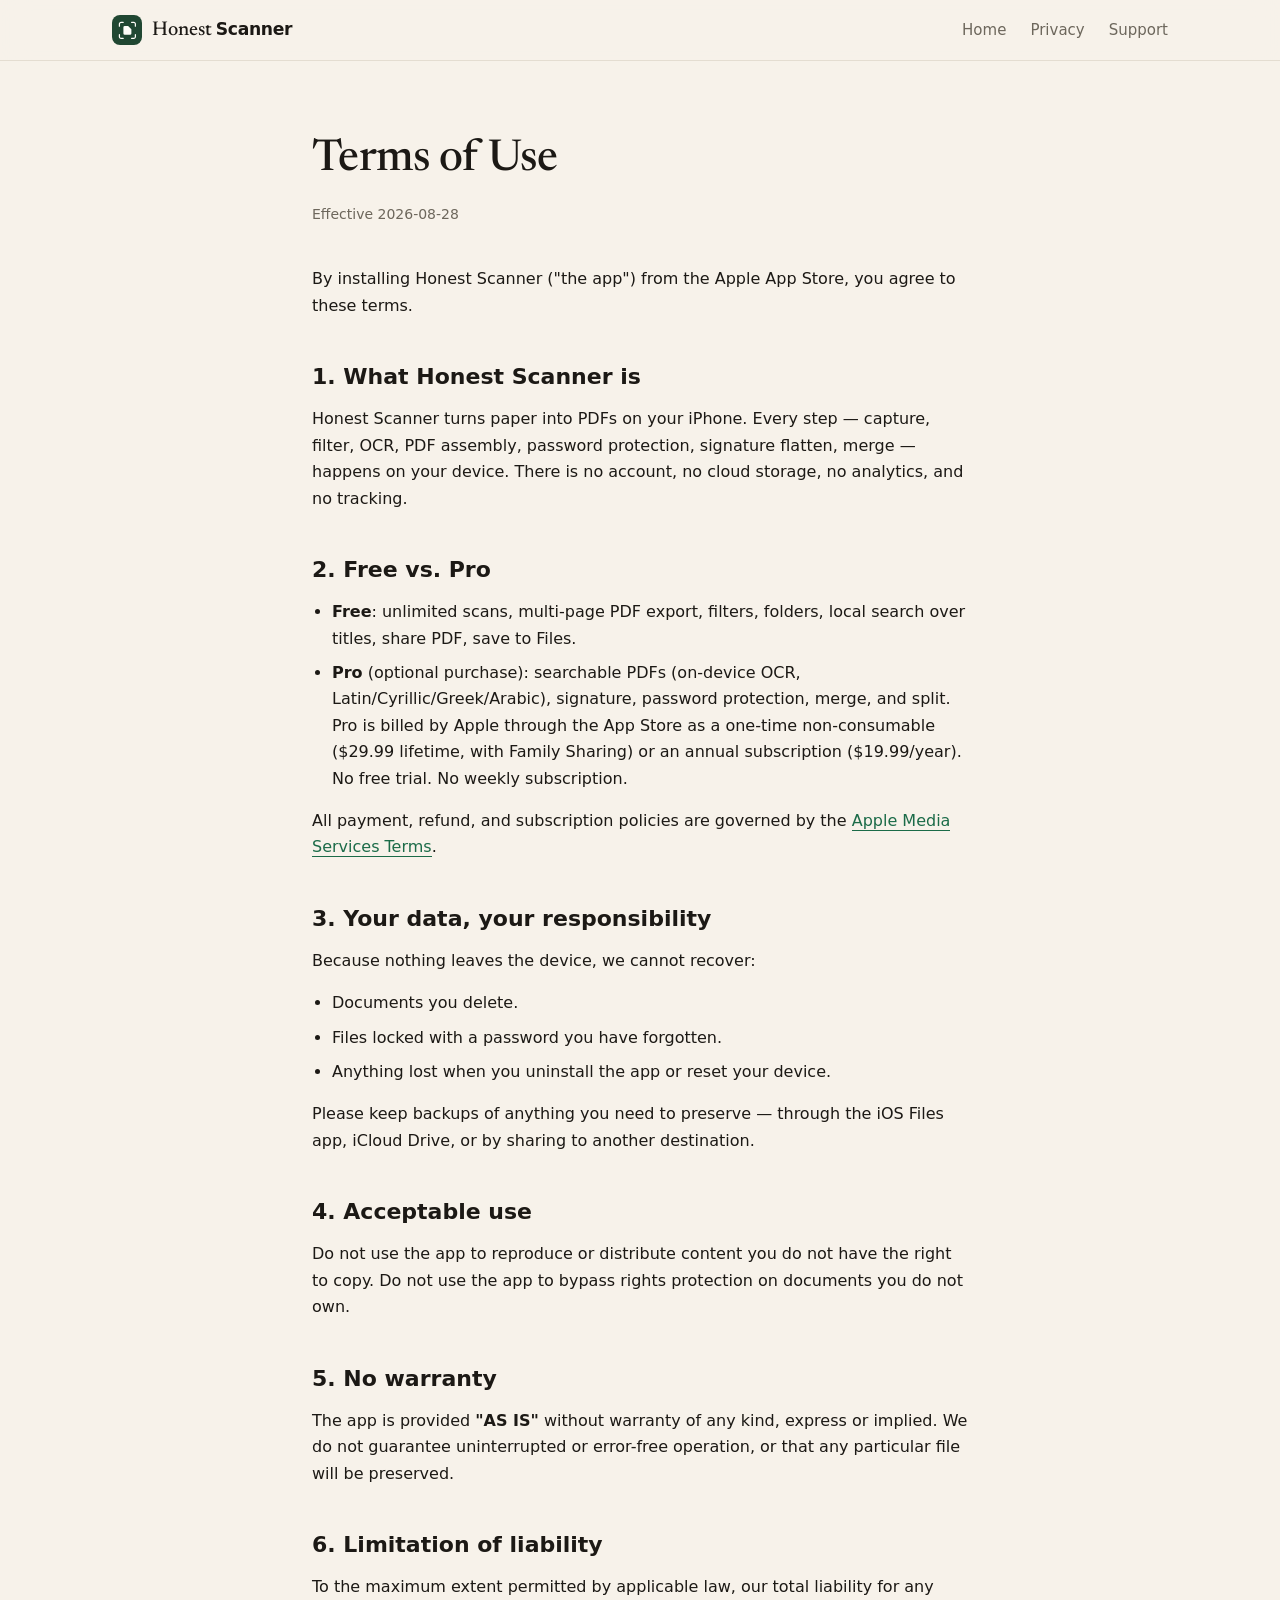
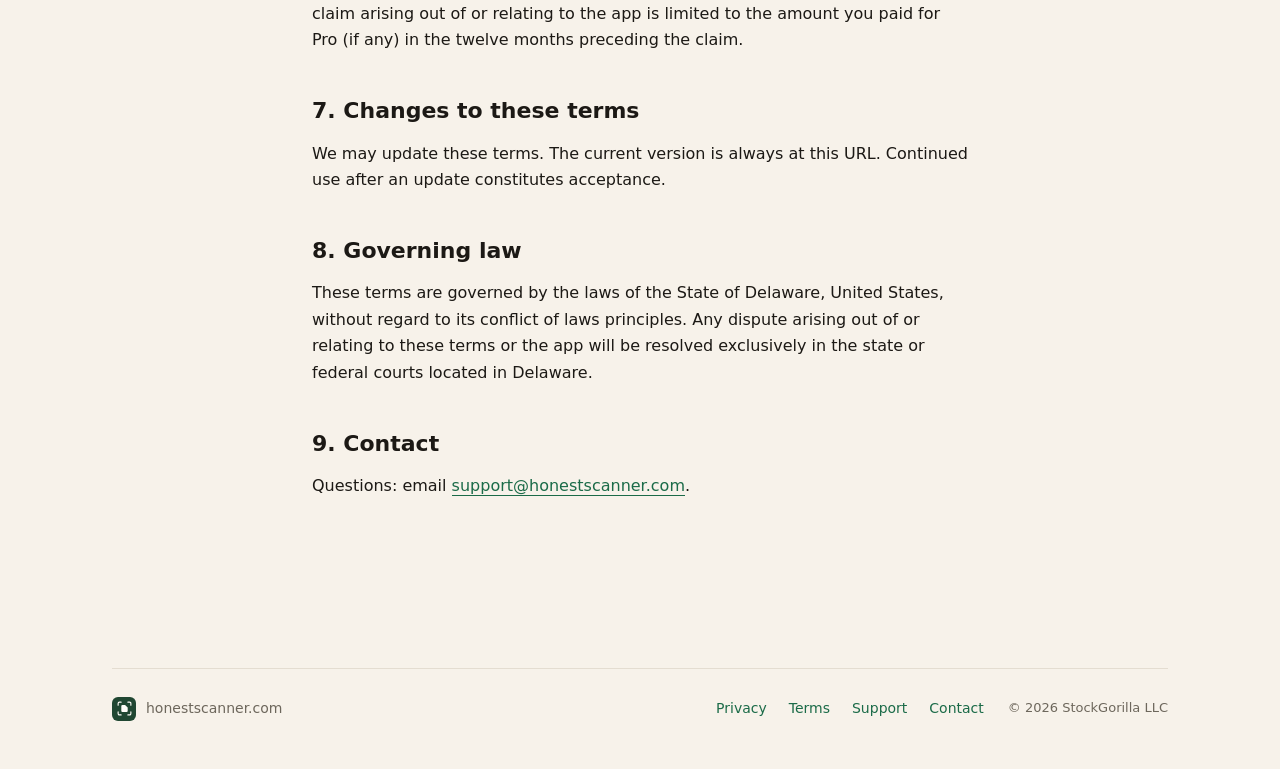
<file: terms/index.html>
<!DOCTYPE html>
<html lang="en">
<head>
<meta charset="utf-8">
<meta name="viewport" content="width=device-width, initial-scale=1">
<meta name="apple-itunes-app" content="app-id=6806141163">
<title>Terms of Use · Honest Scanner: PDF & OCR</title>
<meta name="description" content="Honest Scanner Terms of Use — free unlimited scans, optional Pro, no account, nothing leaves your device.">
<link rel="canonical" href="https://honestscanner.com/terms/">
<meta property="og:title" content="Terms of Use · Honest Scanner: PDF & OCR">
<meta property="og:description" content="Honest Scanner Terms of Use — free unlimited scans, optional Pro, no account, nothing leaves your device.">
<meta property="og:type" content="article">
<meta property="og:url" content="https://honestscanner.com/terms/">
<meta property="og:image" content="https://honestscanner.com/assets/screenshots/ipad-detail.jpg">
<meta name="twitter:card" content="summary_large_image">
<meta name="twitter:title" content="Terms of Use · Honest Scanner: PDF & OCR">
<meta name="twitter:description" content="Honest Scanner Terms of Use — free unlimited scans, optional Pro, no account, nothing leaves your device.">
<meta name="twitter:image" content="https://honestscanner.com/assets/screenshots/ipad-detail.jpg">
<link rel="icon" type="image/png" href="/assets/favicon.png">
<link rel="preconnect" href="https://fonts.googleapis.com">
<link rel="preconnect" href="https://fonts.gstatic.com" crossorigin>
<link href="https://fonts.googleapis.com/css2?family=Newsreader:opsz,wght@6..72,400;6..72,500;6..72,600&display=swap" rel="stylesheet">
<link rel="stylesheet" href="/assets/style.css">
</head>
<body>

<nav class="nav">
  <div class="nav-inner">
    <a href="/" class="brand">
      <div class="brand-icon">
        <svg width="18.8" height="18.8" viewBox="0 0 40 40" fill="none"><g stroke="#FFFDF9" stroke-width="2.6" stroke-linecap="round"><path d="M3 11V6.5A3.5 3.5 0 0 1 6.5 3H11"/><path d="M29 3h4.5A3.5 3.5 0 0 1 37 6.5V11"/><path d="M37 29v4.5a3.5 3.5 0 0 1-3.5 3.5H29"/><path d="M11 37H6.5A3.5 3.5 0 0 1 3 33.5V29"/></g><path d="M11.5 13.5a3 3 0 0 1 3-3h7L28.5 17.5v9a3 3 0 0 1-3 3h-11a3 3 0 0 1-3-3z" fill="#FFFDF9"/></svg>
      </div>
      <span class="brand-wordmark">
        <span class="brand-honest">Honest</span>
        <span class="brand-scanner">Scanner</span>
      </span>
    </a>
    <div class="nav-spacer"></div>
    <div class="nav-links">
      <a href="/">Home</a>
      <a href="/privacy/">Privacy</a>
      <a href="/support/">Support</a>
    </div>
  </div>
</nav>

<article class="legal-page">
  <div class="container-narrow">
    <h1>Terms of Use</h1>
    <p class="updated">Effective 2026-08-28</p>

    <p>By installing Honest Scanner ("the app") from the Apple App Store, you agree to these terms.</p>

    <h2>1. What Honest Scanner is</h2>
    <p>Honest Scanner turns paper into PDFs on your iPhone. Every step — capture, filter, OCR, PDF assembly, password protection, signature flatten, merge — happens on your device. There is no account, no cloud storage, no analytics, and no tracking.</p>

    <h2>2. Free vs. Pro</h2>
    <ul>
      <li><strong>Free</strong>: unlimited scans, multi-page PDF export, filters, folders, local search over titles, share PDF, save to Files.</li>
      <li><strong>Pro</strong> (optional purchase): searchable PDFs (on-device OCR, Latin/Cyrillic/Greek/Arabic), signature, password protection, merge, and split. Pro is billed by Apple through the App Store as a one-time non-consumable ($29.99 lifetime, with Family Sharing) or an annual subscription ($19.99/year). No free trial. No weekly subscription.</li>
    </ul>
    <p>All payment, refund, and subscription policies are governed by the <a href="https://www.apple.com/legal/internet-services/itunes/us/terms.html">Apple Media Services Terms</a>.</p>

    <h2>3. Your data, your responsibility</h2>
    <p>Because nothing leaves the device, we cannot recover:</p>
    <ul>
      <li>Documents you delete.</li>
      <li>Files locked with a password you have forgotten.</li>
      <li>Anything lost when you uninstall the app or reset your device.</li>
    </ul>
    <p>Please keep backups of anything you need to preserve — through the iOS Files app, iCloud Drive, or by sharing to another destination.</p>

    <h2>4. Acceptable use</h2>
    <p>Do not use the app to reproduce or distribute content you do not have the right to copy. Do not use the app to bypass rights protection on documents you do not own.</p>

    <h2>5. No warranty</h2>
    <p>The app is provided <strong>"AS IS"</strong> without warranty of any kind, express or implied. We do not guarantee uninterrupted or error-free operation, or that any particular file will be preserved.</p>

    <h2>6. Limitation of liability</h2>
    <p>To the maximum extent permitted by applicable law, our total liability for any claim arising out of or relating to the app is limited to the amount you paid for Pro (if any) in the twelve months preceding the claim.</p>

    <h2>7. Changes to these terms</h2>
    <p>We may update these terms. The current version is always at this URL. Continued use after an update constitutes acceptance.</p>

    <h2>8. Governing law</h2>
    <p>These terms are governed by the laws of the State of Delaware, United States, without regard to its conflict of laws principles. Any dispute arising out of or relating to these terms or the app will be resolved exclusively in the state or federal courts located in Delaware.</p>

    <h2>9. Contact</h2>
    <p>Questions: email <a href="mailto:support@honestscanner.com">support@honestscanner.com</a>.</p>
  </div>
</article>

<footer class="footer">
  <div class="footer-inner">
    <div class="footer-brand">
      <div class="footer-brand-icon">
        <svg width="15" height="15" viewBox="0 0 40 40" fill="none"><g stroke="#FFFDF9" stroke-width="3" stroke-linecap="round"><path d="M3 11V6.5A3.5 3.5 0 0 1 6.5 3H11"/><path d="M29 3h4.5A3.5 3.5 0 0 1 37 6.5V11"/><path d="M37 29v4.5a3.5 3.5 0 0 1-3.5 3.5H29"/><path d="M11 37H6.5A3.5 3.5 0 0 1 3 33.5V29"/></g><path d="M11.5 13.5a3 3 0 0 1 3-3h7L28.5 17.5v9a3 3 0 0 1-3 3h-11a3 3 0 0 1-3-3z" fill="#FFFDF9"/></svg>
      </div>
      <span>honestscanner.com</span>
    </div>
    <div class="footer-spacer"></div>
    <div class="footer-links">
      <a href="/privacy/">Privacy</a>
      <a href="/terms/">Terms</a>
      <a href="/support/">Support</a>
      <a href="mailto:support@honestscanner.com">Contact</a>
    </div>
    <div class="footer-copyright">© 2026 StockGorilla LLC</div>
  </div>
</footer>

</body>
</html>
</file>
<file: assets/style.css>
/* Honest Scanner — legal pages (privacy / terms / support).
   The landing page (/) is fully inline-styled and doesn't use this file. */

:root {
  --paper: #f7f2ea;
  --surface: #fffdf9;
  --ink: #1c1915;
  --muted: #6d675c;
  --line: #e4ddd1;
  --green: #1b6b48;
  --green-dark: #0f4c32;
  --green-soft: #e5f3ea;
  --paper-gray: #efe8dc;
  --brand-green: #204732;
  --serif: 'Newsreader', 'Iowan Old Style', 'Palatino', Georgia, serif;
  --sans: -apple-system, 'SF Pro Text', 'Helvetica Neue', system-ui, sans-serif;
}

* {
  box-sizing: border-box;
}

body {
  margin: 0;
  background: var(--paper);
  color: var(--ink);
  font-family: var(--sans);
  -webkit-font-smoothing: antialiased;
  -moz-osx-font-smoothing: grayscale;
  line-height: 1.6;
}

a {
  color: var(--green);
  text-decoration: none;
  transition: color 0.15s ease;
}

a:hover {
  color: var(--green-dark);
}

.container-narrow {
  max-width: 720px;
  margin: 0 auto;
  padding: 0 32px;
}

/* Nav — mirrors the landing page's sticky bar */

.nav {
  position: sticky;
  top: 0;
  z-index: 10;
  background: rgba(247, 242, 234, 0.9);
  backdrop-filter: blur(14px);
  border-bottom: 1px solid var(--line);
}

.nav-inner {
  max-width: 1120px;
  margin: 0 auto;
  padding: 14px 32px;
  display: flex;
  align-items: center;
  gap: 28px;
}

.brand {
  display: flex;
  align-items: center;
  gap: 10px;
  color: var(--ink);
}

.brand:hover {
  color: var(--ink);
}

.brand-icon {
  width: 30px;
  height: 30px;
  border-radius: 8px;
  background: var(--brand-green);
  display: flex;
  align-items: center;
  justify-content: center;
  flex: none;
}

.brand-wordmark {
  display: flex;
  align-items: baseline;
  gap: 4.4px;
}

.brand-honest {
  font-family: var(--serif);
  font-size: 20px;
  font-weight: 500;
  letter-spacing: -0.005em;
}

.brand-scanner {
  font-size: 17.2px;
  font-weight: 700;
  letter-spacing: -0.02em;
}

.nav-spacer {
  flex: 1;
}

.nav-links {
  display: flex;
  gap: 24px;
  align-items: center;
}

.nav-links a {
  font-size: 15px;
  color: var(--muted);
}

.nav-links a:hover {
  color: var(--ink);
}

@media (max-width: 640px) {
  .nav-links a:not(:last-child) {
    display: none;
  }
}

/* Legal page body */

.legal-page {
  padding: 64px 0 96px;
}

.legal-page h1 {
  font-family: var(--serif);
  font-size: 44px;
  font-weight: 500;
  letter-spacing: -0.015em;
  margin: 0 0 8px;
  color: var(--ink);
}

.legal-page .updated {
  color: var(--muted);
  font-size: 14px;
  margin: 0 0 40px;
}

.legal-page h2 {
  font-family: var(--sans);
  font-size: 22px;
  font-weight: 700;
  letter-spacing: 0;
  margin: 40px 0 12px;
  color: var(--ink);
}

.legal-page p,
.legal-page li {
  color: var(--ink);
  font-size: 16px;
  line-height: 1.65;
  margin: 0 0 16px;
}

.legal-page ul {
  padding-left: 20px;
  margin: 0 0 16px;
}

.legal-page ul li {
  margin-bottom: 8px;
}

.legal-page a {
  border-bottom: 1px solid var(--green);
}

.legal-page a:hover {
  border-bottom-color: var(--green-dark);
}

/* Footer */

.footer {
  max-width: 1120px;
  margin: 0 auto;
  padding: 56px 32px 48px;
}

.footer-inner {
  border-top: 1px solid var(--line);
  padding-top: 28px;
  display: flex;
  flex-wrap: wrap;
  gap: 24px;
  align-items: center;
}

.footer-brand {
  display: flex;
  align-items: center;
  gap: 10px;
}

.footer-brand-icon {
  width: 24px;
  height: 24px;
  border-radius: 6px;
  background: var(--brand-green);
  display: flex;
  align-items: center;
  justify-content: center;
  flex: none;
}

.footer-brand span {
  font-size: 14px;
  color: var(--muted);
}

.footer-spacer {
  flex: 1;
}

.footer-links {
  display: flex;
  flex-wrap: wrap;
  gap: 22px;
  font-size: 14px;
}

.footer-copyright {
  font-size: 13px;
  color: var(--muted);
}
</file>
